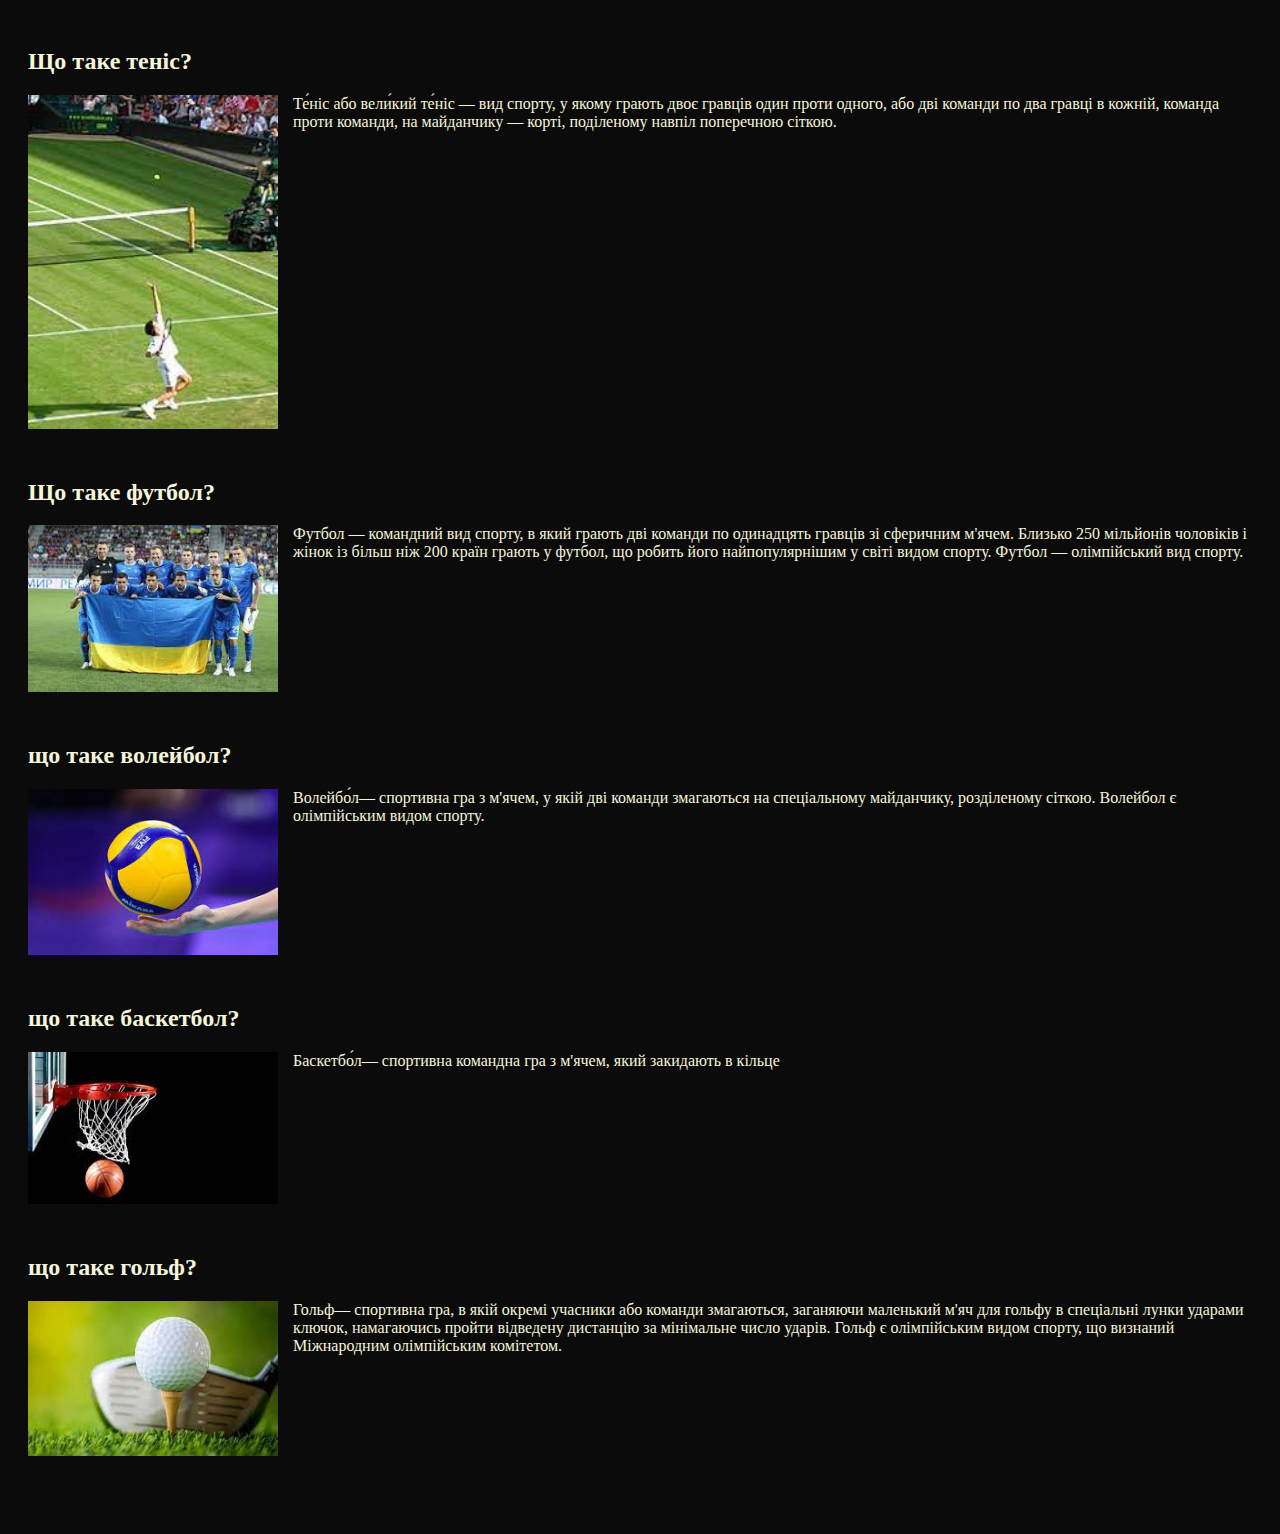
<file: index.html>
<!DOCTYPE html>
<html lang="en">
<head>
    <meta charset="UTF-8">
    <meta name="viewport" content="width=device-width, initial-scale=1.0">
    <title>Document</title>
    <link rel="stylesheet" href="style.css">
</head>
<body>
 <article>
    <h2>Що таке теніс?</h2>
<img src="[data-uri]" alt="">
<p>Те́ніс або вели́кий те́ніс — вид спорту, у якому грають двоє гравців один проти одного, або дві команди по два гравці в кожній, команда проти команди, на майданчику — корті, поділеному навпіл поперечною сіткою.</p>
<div class="clear"></div>
<h2>Що таке футбол?</h2>
<img src="[data-uri]" alt="Це поселання не дійсне">
<p>Футбол — командний вид спорту, в який грають дві команди по одинадцять гравців зі сферичним м'ячем. Близько 250 мільйонів чоловіків і жінок із більш ніж 200 країн грають у футбол, що робить його найпопулярнішим у світі видом спорту. Футбол — олімпійський вид спорту.</p>
  <div class="clear"></div>
  <h2>що таке волейбол?</h2>
  <img src="[data-uri]" alt="">
  <p>Волейбо́л— спортивна гра з м'ячем, у якій дві команди змагаються на спеціальному майданчику, розділеному сіткою. Волейбол є олімпійським видом спорту.</p>
  <div class="clear"></div>
  <h2>що таке баскетбол?</h2>
  <img src="[data-uri]" alt="">
  <p>Баскетбо́л— спортивна командна гра з м'ячем, який закидають в кільце</p>
  <div class="clear"></div>
  <h2>що таке гольф?</h2>
  <img src="[data-uri]" alt="">
  <p>Гольф— спортивна гра, в якій окремі учасники або команди змагаються, заганяючи маленький м'яч для гольфу в спеціальні лунки ударами ключок, намагаючись пройти відведену дистанцію за мінімальне число ударів. Гольф є олімпійським видом спорту, що визнаний Міжнародним олімпійським комітетом.</p>
  <div class="clear"></div>
</article>   
</body>
</html>
</file>
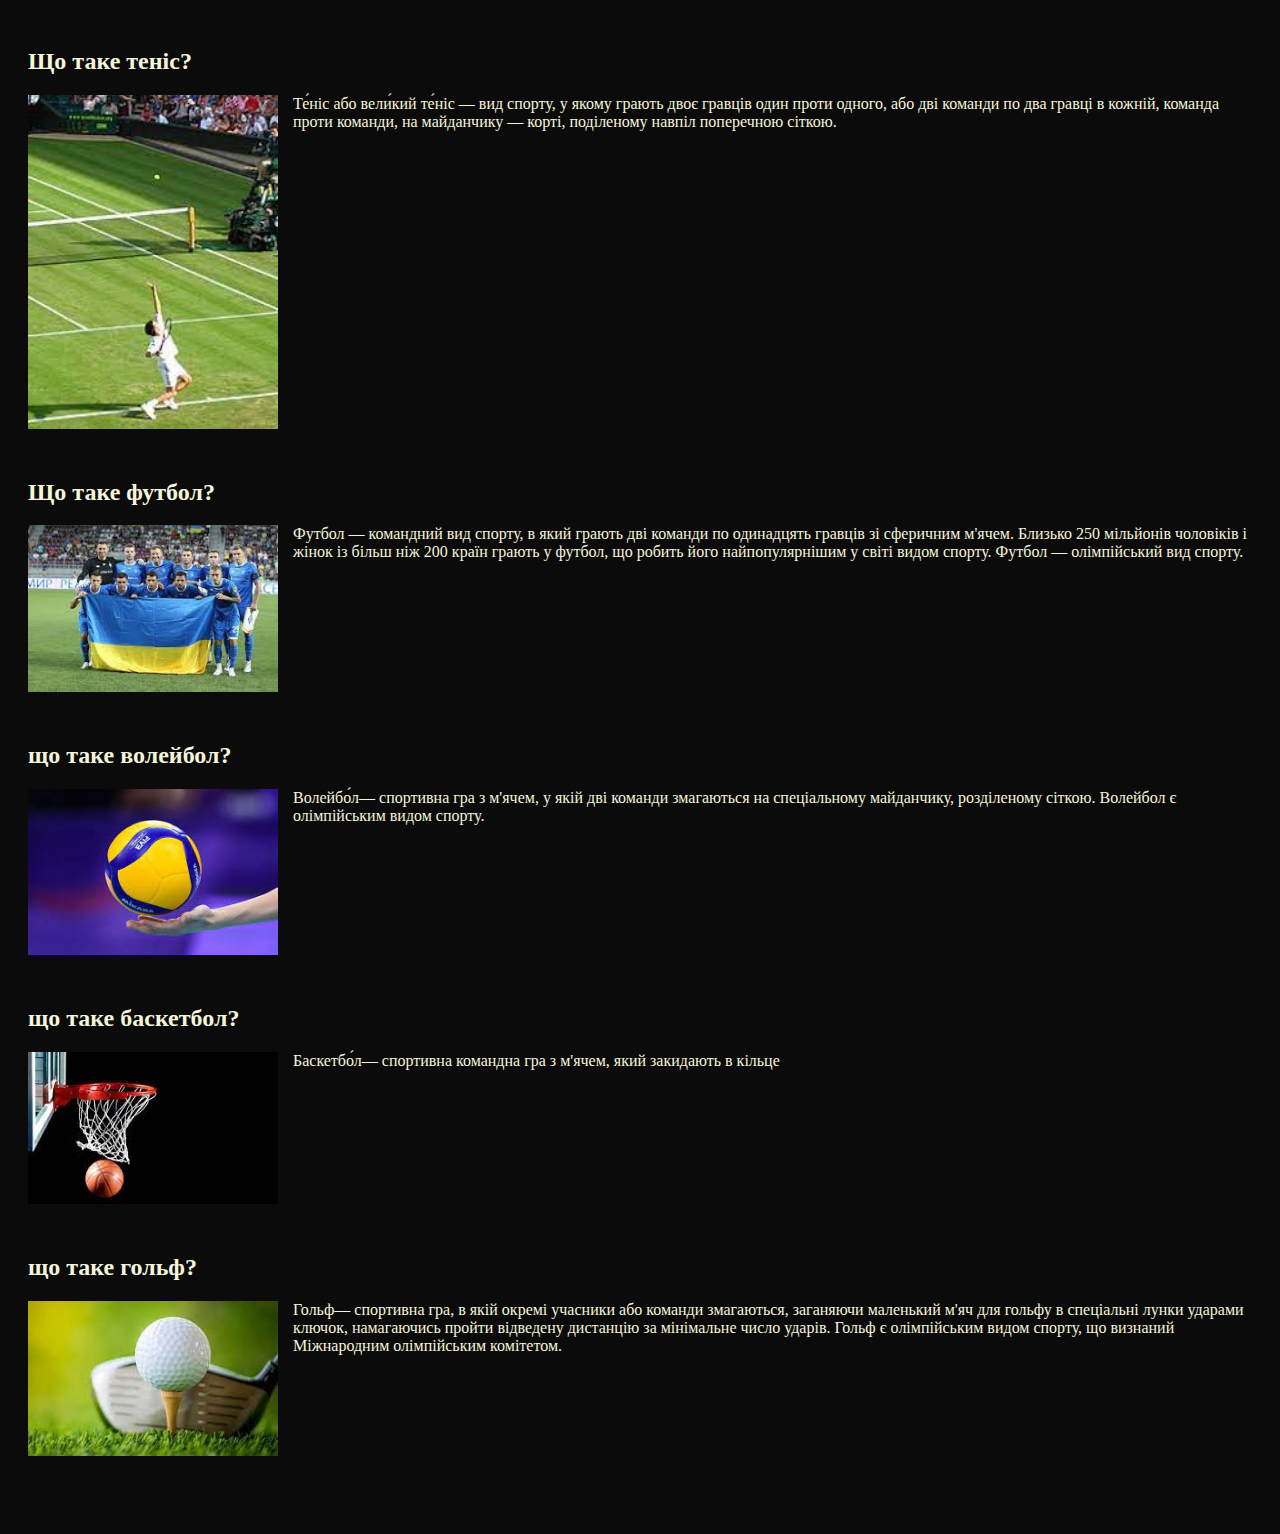
<file: ihdex.html>
<!DOCTYPE html>
<html lang="en">
<head>
    <meta charset="UTF-8">
    <meta name="viewport" content="width=device-width, initial-scale=1.0">
    <title>Document</title>
    <link rel="stylesheet" href="style.css">
</head>
<body>
 <article>
    <h2>Що таке теніс?</h2>
<img src="[data-uri]" alt="">
<p>Те́ніс або вели́кий те́ніс — вид спорту, у якому грають двоє гравців один проти одного, або дві команди по два гравці в кожній, команда проти команди, на майданчику — корті, поділеному навпіл поперечною сіткою.</p>
<div class="clear"></div>
<h2>Що таке футбол?</h2>
<img src="[data-uri]" alt="Це поселання не дійсне">
<p>Футбол — командний вид спорту, в який грають дві команди по одинадцять гравців зі сферичним м'ячем. Близько 250 мільйонів чоловіків і жінок із більш ніж 200 країн грають у футбол, що робить його найпопулярнішим у світі видом спорту. Футбол — олімпійський вид спорту.</p>
  <div class="clear"></div>
  <h2>що таке волейбол?</h2>
  <img src="[data-uri]" alt="">
  <p>Волейбо́л— спортивна гра з м'ячем, у якій дві команди змагаються на спеціальному майданчику, розділеному сіткою. Волейбол є олімпійським видом спорту.</p>
  <div class="clear"></div>
  <h2>що таке баскетбол?</h2>
  <img src="[data-uri]" alt="">
  <p>Баскетбо́л— спортивна командна гра з м'ячем, який закидають в кільце</p>
  <div class="clear"></div>
  <h2>що таке гольф?</h2>
  <img src="[data-uri]" alt="">
  <p>Гольф— спортивна гра, в якій окремі учасники або команди змагаються, заганяючи маленький м'яч для гольфу в спеціальні лунки ударами ключок, намагаючись пройти відведену дистанцію за мінімальне число ударів. Гольф є олімпійським видом спорту, що визнаний Міжнародним олімпійським комітетом.</p>
  <div class="clear"></div>
</article>   
</body>
</html>
</file>
<file: style.css>
body{
    background-color: rgb(12, 11, 11);
    color: beige;
}
article{
    padding: 20px;
}
article img{
    width: 250px;
    height:auto;
    margin-right:15px ;
   float:left ; 
}
.clear{
    clear: both;
margin-bottom:50px ;
}
</file>
